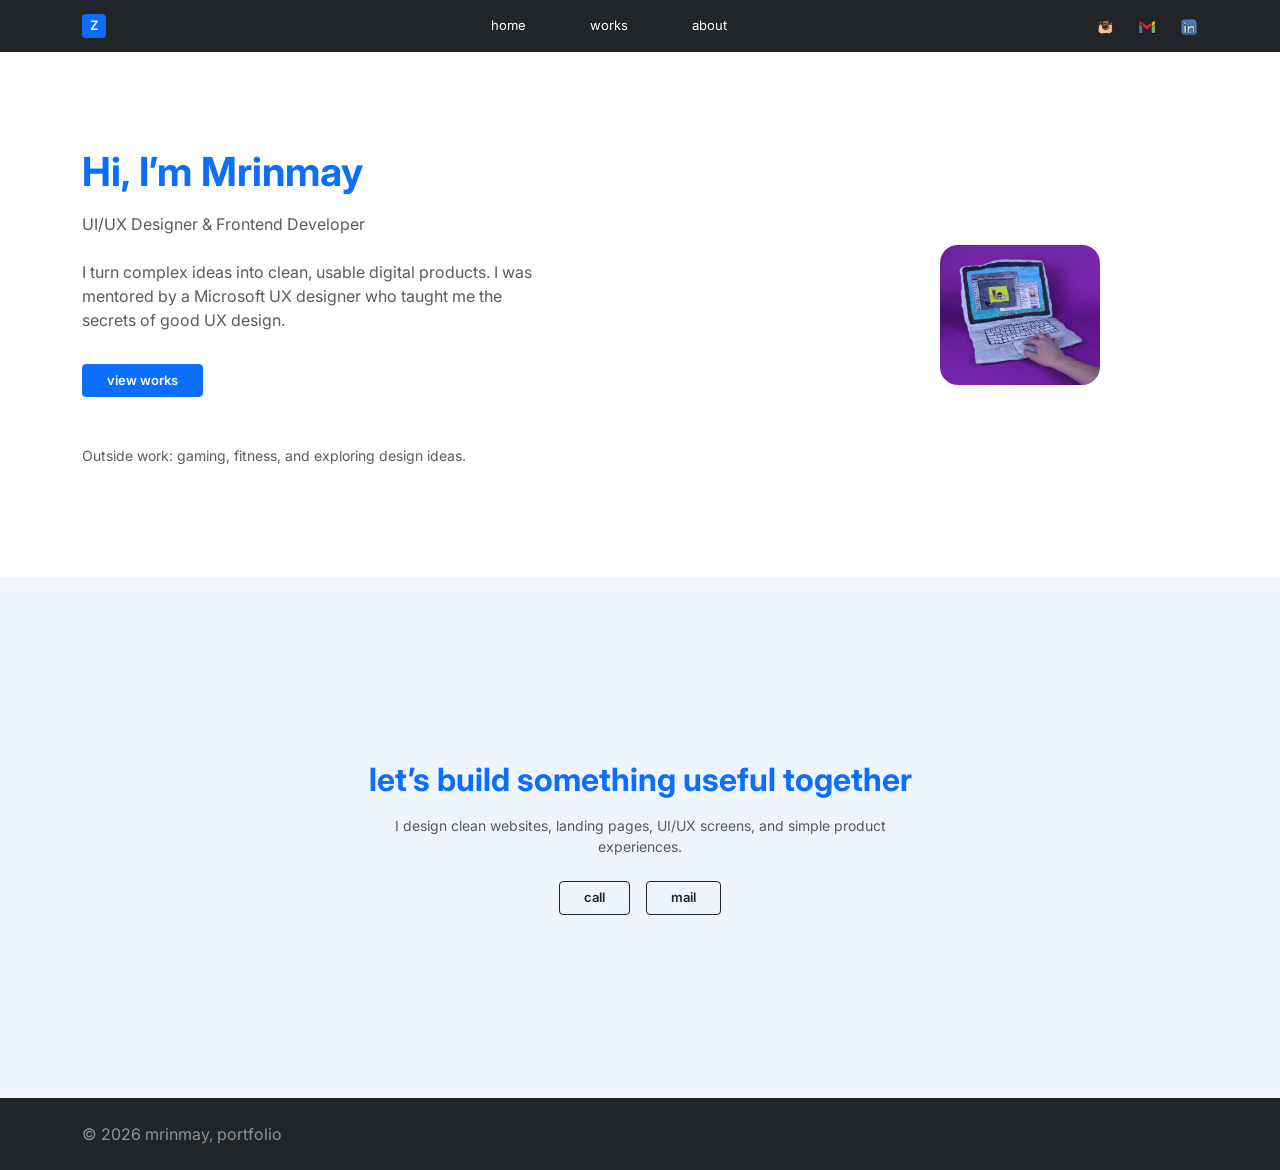
<file: about.html>
<!doctype html>
<html lang="en">
  <head>
    <meta charset="UTF-8" />
    <meta name="viewport" content="width=device-width, initial-scale=1" />
    <title>About | Zeltry</title>

    <link
      href="https://cdn.jsdelivr.net/npm/bootstrap@5.3.8/dist/css/bootstrap.min.css"
      rel="stylesheet"
    />
    <link
      href="https://fonts.googleapis.com/css2?family=Inter:wght@400;600;700&display=swap"
      rel="stylesheet"
    />
    <link rel="stylesheet" href="./style.css" />
  </head>

  <body>
    <nav class="navbar navbar-expand-lg navbar-dark bg-dark py-2">
      <div class="container">
        <a class="navbar-brand" href="./index.html">
          <span class="logo-box">Z</span>
        </a>

        <button
          class="navbar-toggler"
          type="button"
          data-bs-toggle="collapse"
          data-bs-target="#nav"
        >
          <span class="navbar-toggler-icon"></span>
        </button>

        <div class="collapse navbar-collapse" id="nav">
          <ul class="navbar-nav mx-auto gap-lg-5 text-center">
            <li class="nav-item">
              <a class="nav-link text-white" href="./index.html">home</a>
            </li>
            <li class="nav-item">
              <a class="nav-link text-white" href="./uiuxdesign.html">works</a>
            </li>
            <li class="nav-item">
              <a class="nav-link text-white" href="./about.html">about</a>
            </li>
          </ul>

          <div class="d-flex justify-content-center gap-4 mt-3 mt-lg-0">
            <a href="https://www.instagram.com/basumrinmay4/"
              ><img
                src="./assets/icons8-instagram-old-48.png"
                class="social-icon"
                alt="instagram"
            /></a>
            <a href="mailto:basumrinmay4@gmail.com"
              ><img
                src="./assets/icons8-gmail-100.png"
                class="social-icon"
                alt="mail"
            /></a>
            <a href="https://www.linkedin.com/in/basumrinmay4/"
              ><img
                src="./assets/icons8-linkedin-48.png"
                class="social-icon"
                alt="linkedin"
            /></a>
          </div>
        </div>
      </div>
    </nav>

    <section class="py-5">
      <div class="container py-5">
        <div class="row align-items-center justify-content-between gy-5">
          <div class="col-lg-5">
            <h1 class="fw-bold text-primary">Hi, I’m Mrinmay</h1>
            <p class="text-muted mt-3">UI/UX Designer & Frontend Developer</p>

            <p class="text-muted mt-4">
              I turn complex ideas into clean, usable digital products. I was
              mentored by a Microsoft UX designer who taught me the secrets of
              good UX design.
            </p>

            <a href="./uiuxdesign.html" class="btn btn-primary mt-3 px-4"
              >view works</a
            >

            <p class="small text-muted mt-5">
              Outside work: gaming, fitness, and exploring design ideas.
            </p>
          </div>

          <div class="col-lg-4 text-center">
            <img
              src="./assets/coding.gif"
              class="hero-img img-fluid"
              alt="coding animation"
            />
          </div>
        </div>
      </div>
    </section>

    <section class="bg-soft cta-section d-flex align-items-center text-center">
      <div class="container">
        <h2 class="fw-bold text-primary">
          let’s build something useful together
        </h2>
        <p class="text-muted small mx-auto mt-3" style="max-width: 520px">
          I design clean websites, landing pages, UI/UX screens, and simple
          product experiences.
        </p>

        <div class="d-flex justify-content-center gap-3 flex-wrap mt-4">
          <a href="tel:+918240745095" class="btn btn-outline-dark px-4">call</a>
          <a
            href="mailto:basumrinmay4@gmail.com"
            class="btn btn-outline-dark px-4"
            >mail</a
          >
        </div>
      </div>
    </section>

    <footer class="bg-dark text-white-50 py-4">
      <div
        class="container d-flex flex-column flex-md-row justify-content-between align-items-center gap-3"
      >
        <span>© 2026 mrinmay, portfolio</span>
      </div>
    </footer>

    <script src="https://cdn.jsdelivr.net/npm/bootstrap@5.3.8/dist/js/bootstrap.bundle.min.js"></script>
  </body>
</html>
</file>
<file: style.css>
body {
  font-family: "Inter", sans-serif;
  color: #1f1f1f;
  background: #fff;
}

.bg-soft {
  background: #eef5ff;
}

.logo-box {
  width: 24px;
  height: 24px;
  background: #0d6efd;
  color: #fff;
  border-radius: 4px;
  display: grid;
  place-items: center;
  font-size: 13px;
  font-weight: 600;
}

.nav-link {
  font-size: 13px;
}

.social-icon {
  width: 18px;
  height: 18px;
  object-fit: contain;
  transition: 0.25s ease;
}

.social-icon:hover {
  transform: translateY(-3px) rotate(8deg);
}

.hero-img {
  width: 160px;
  height: 140px;
  object-fit: cover;
  border-radius: 18px;
  transition: 0.3s ease;
}

.hero-img:hover {
  transform: translateY(-6px);
}

.loop-text::after {
  content: "intuitive";
  color: #0d6efd;
  animation: words 6s infinite;
}

@keyframes words {
  0% {
    content: "intuitive";
  }
  33% {
    content: "simple";
  }
  66% {
    content: "useful";
  }
  100% {
    content: "intuitive";
  }
}

.project-card {
  text-align: left;
}

.project-img-box {
  width: 100%;
  aspect-ratio: 1 / 1;
  border-radius: 18px;
  overflow: hidden;
  background: #000;
}

.project-img {
  width: 100%;
  height: 100%;
  object-fit: cover;
  transition: 0.3s ease;
}

.project-card:hover .project-img {
  transform: scale(1.05);
}

.project-card h6 {
  font-weight: 600;
  color: #666;
}

.project-card p {
  font-size: 13px;
  color: #777;
  min-height: 40px;
}

.btn {
  font-size: 13px;
  font-weight: 600;
  border-radius: 4px;
}

.cta-section {
  min-height: 520px;
}

@media (max-width: 576px) {
  .cta-section {
    min-height: 420px;
  }
}
</file>
